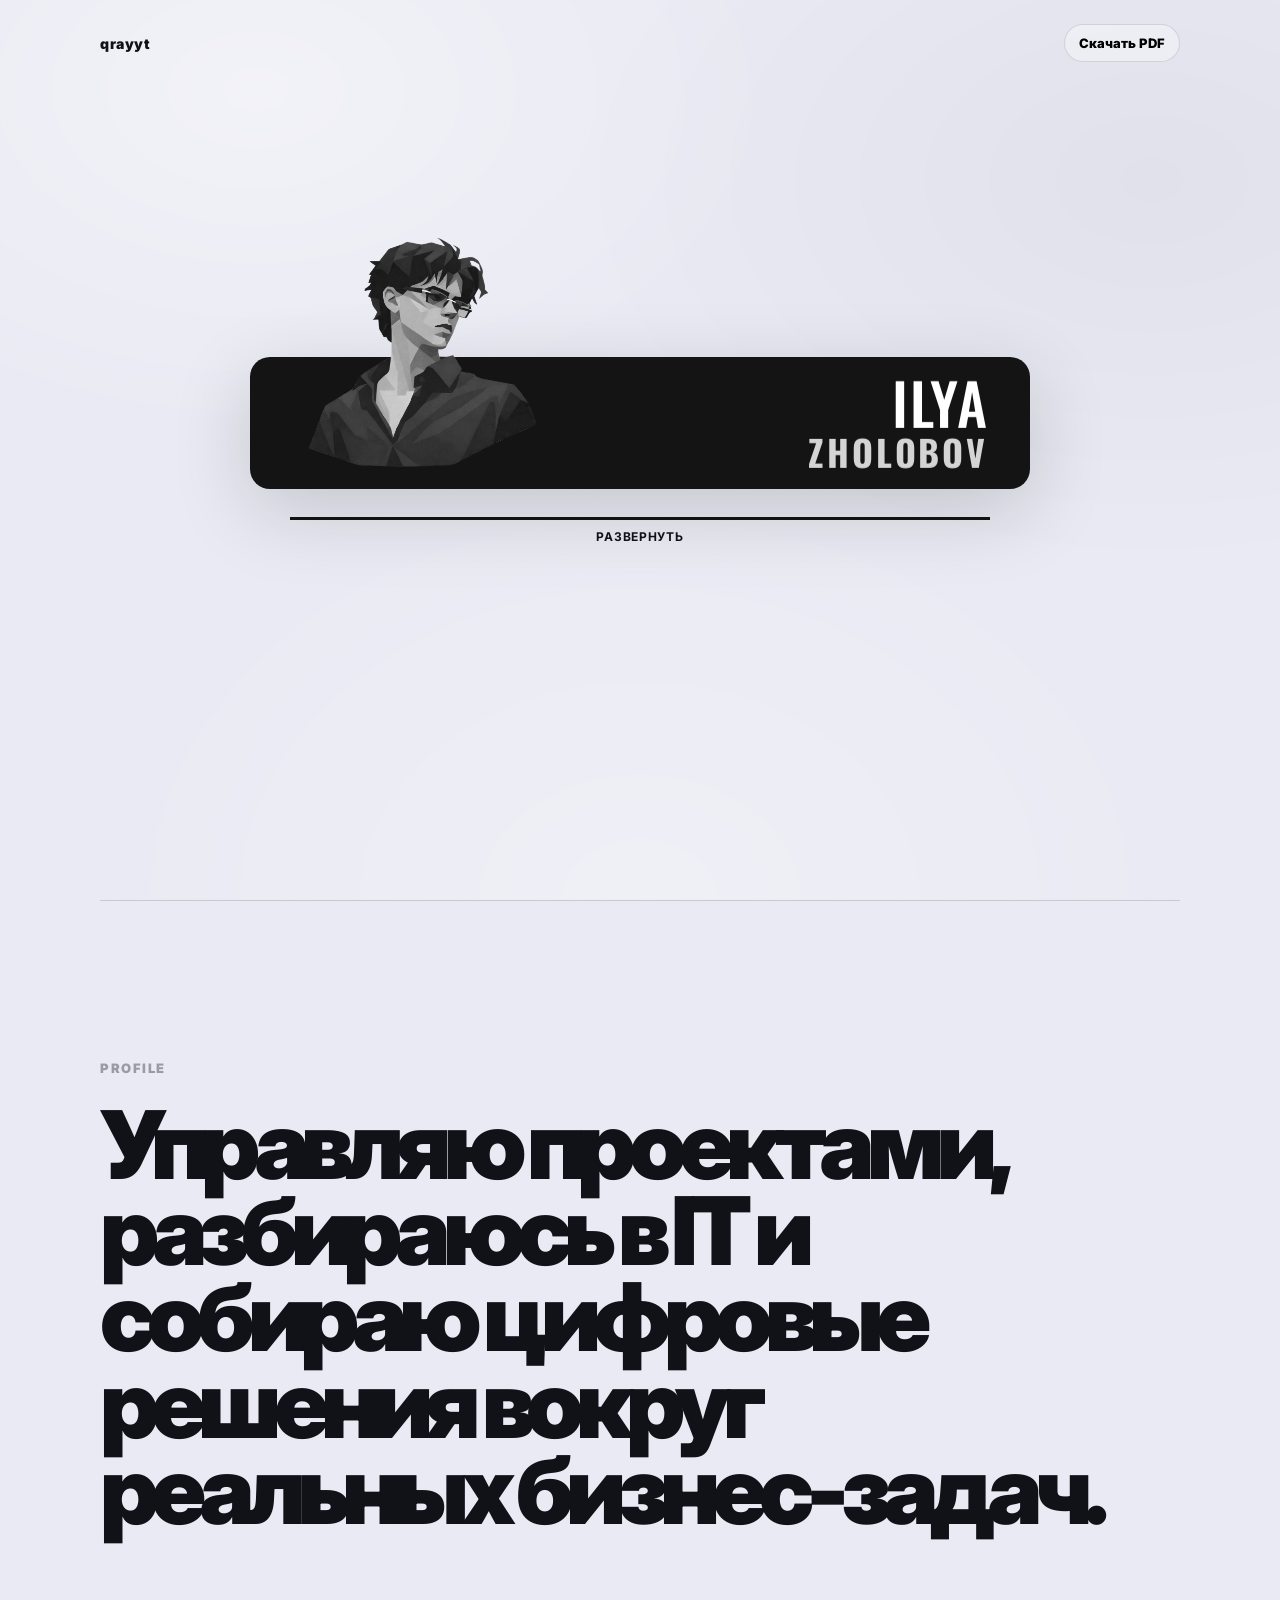
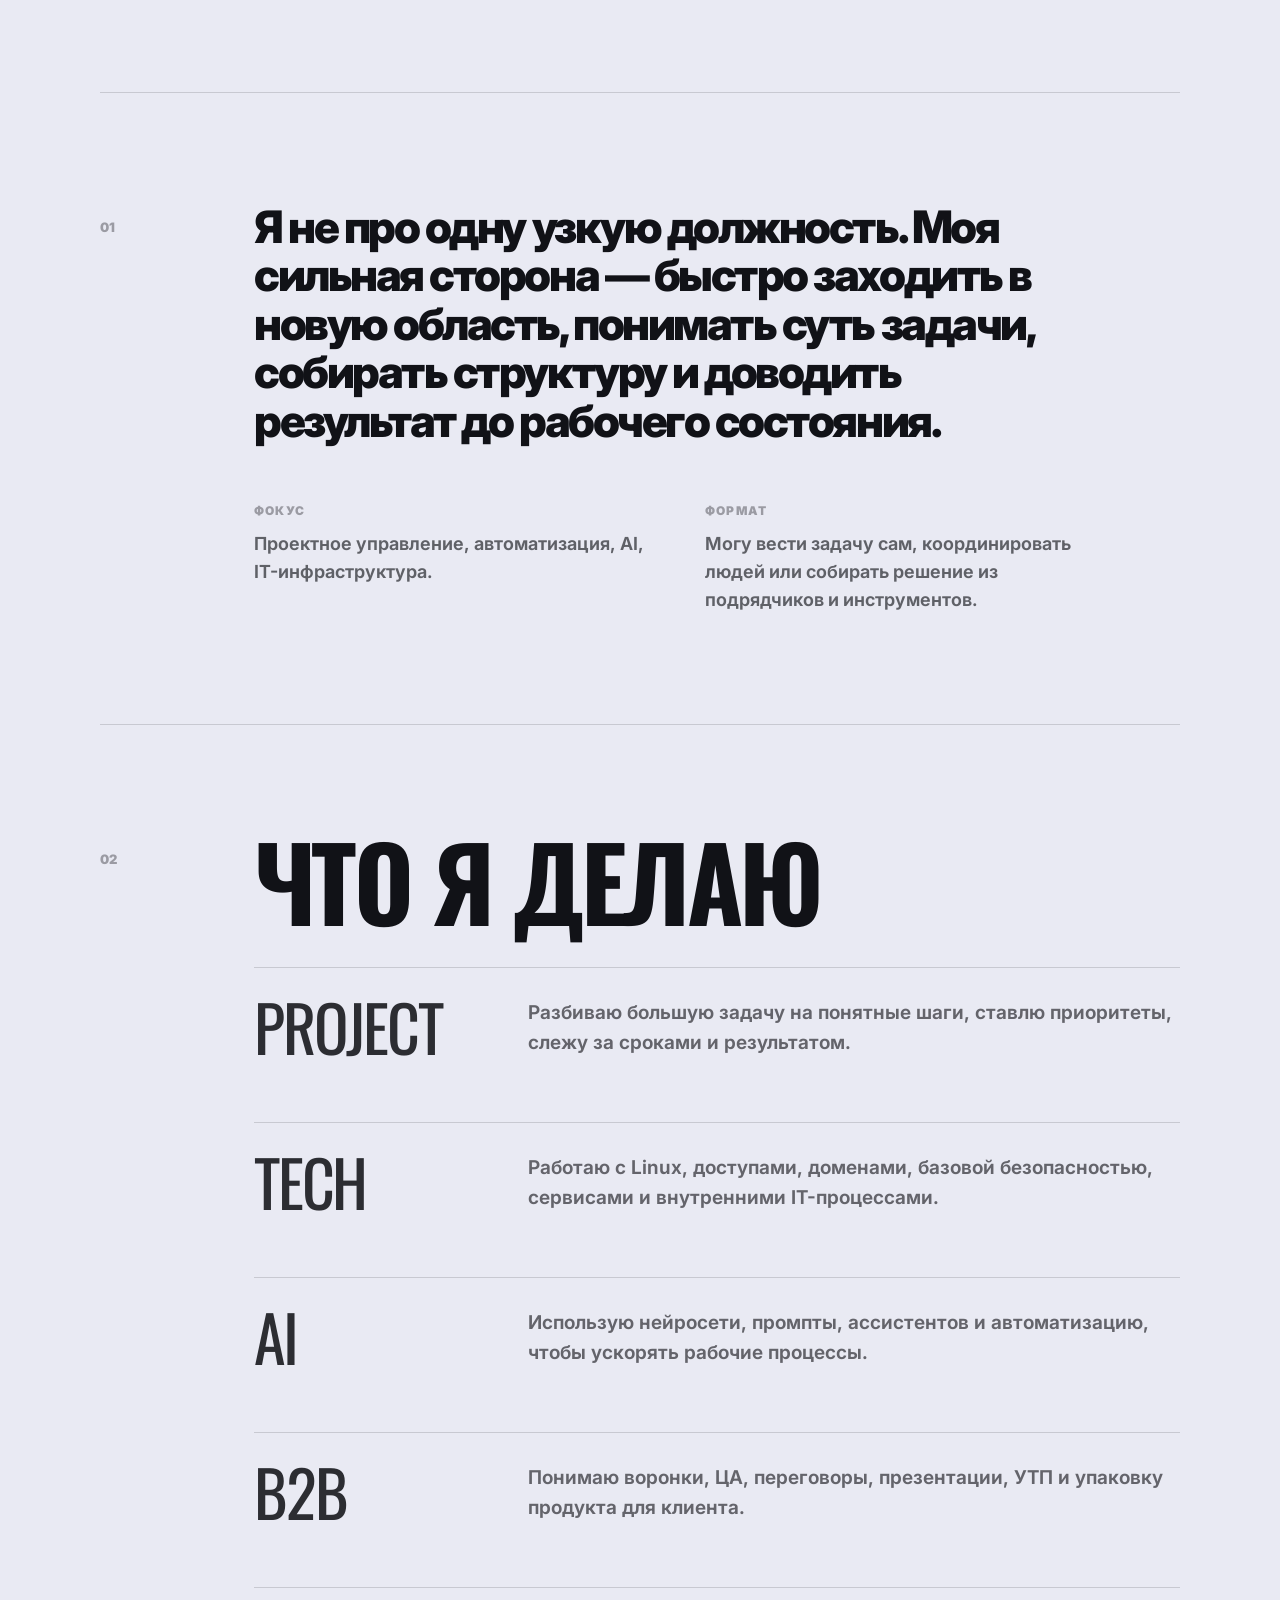
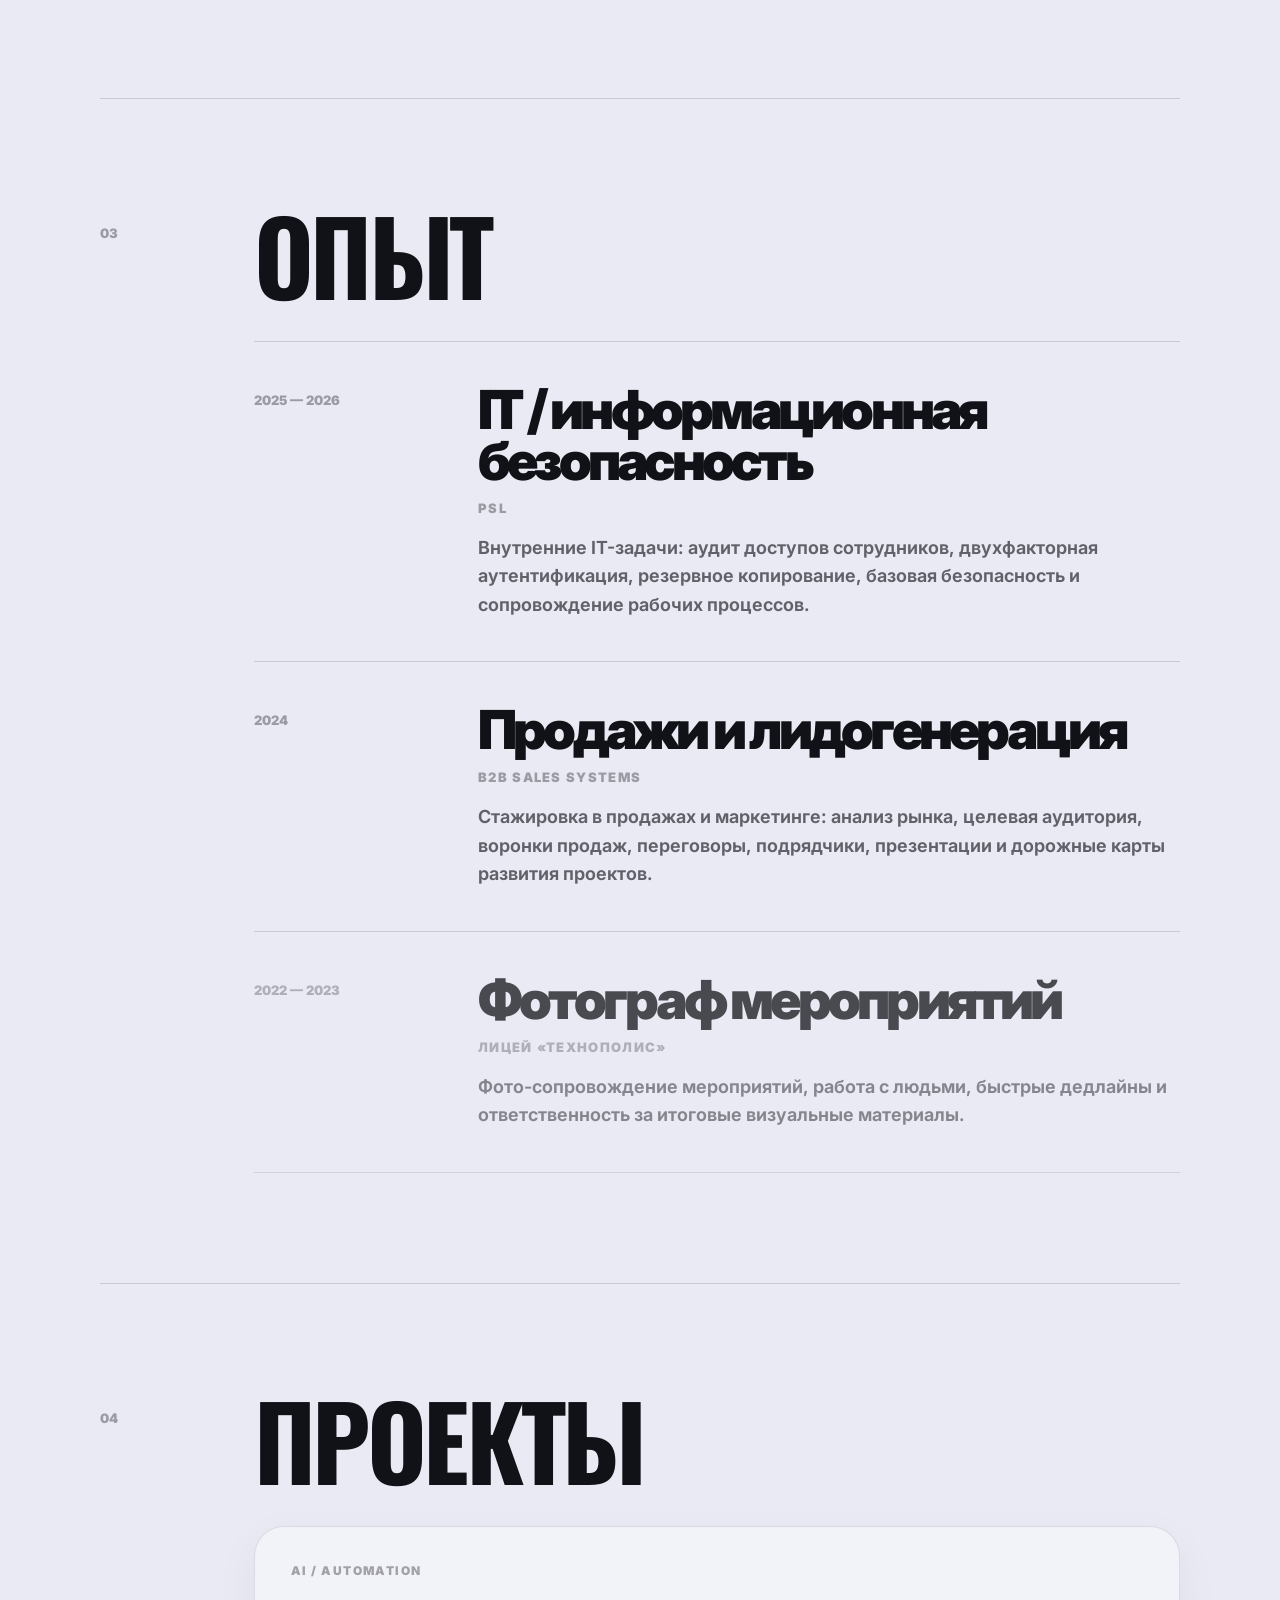
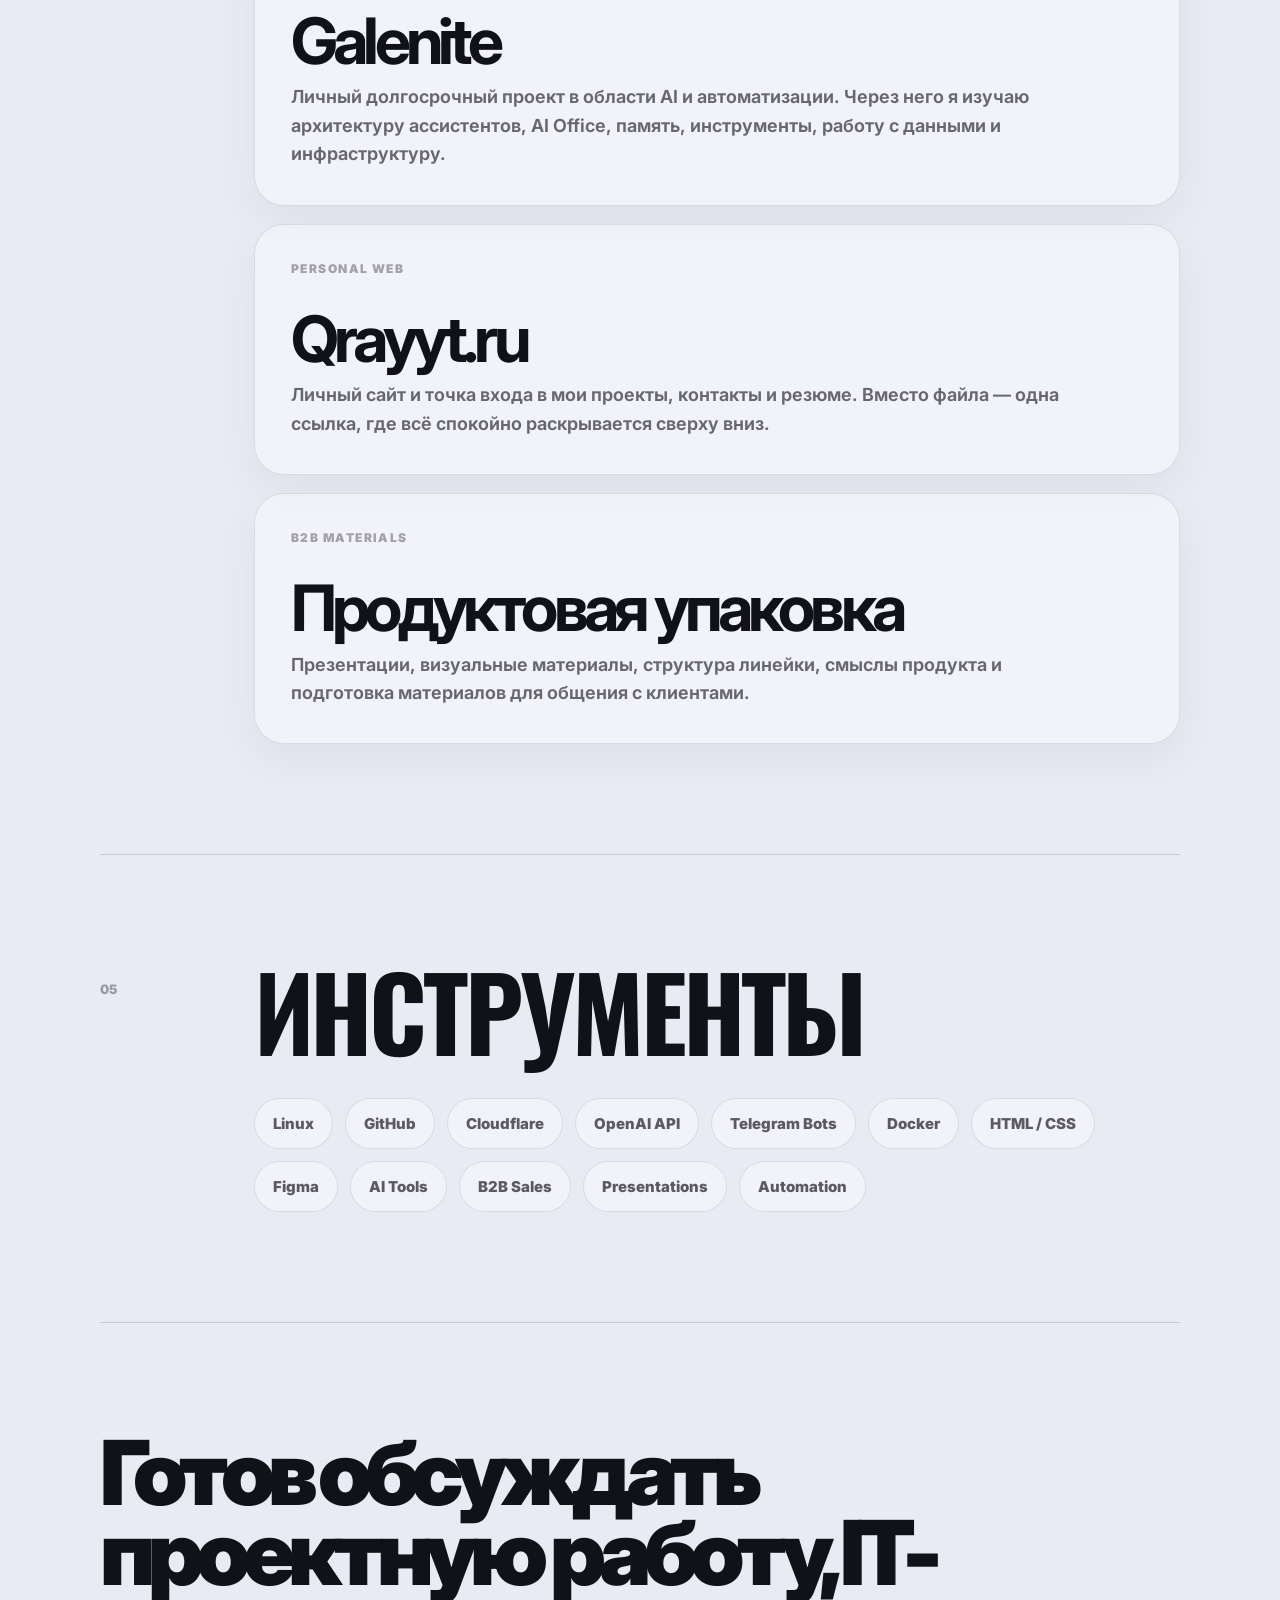
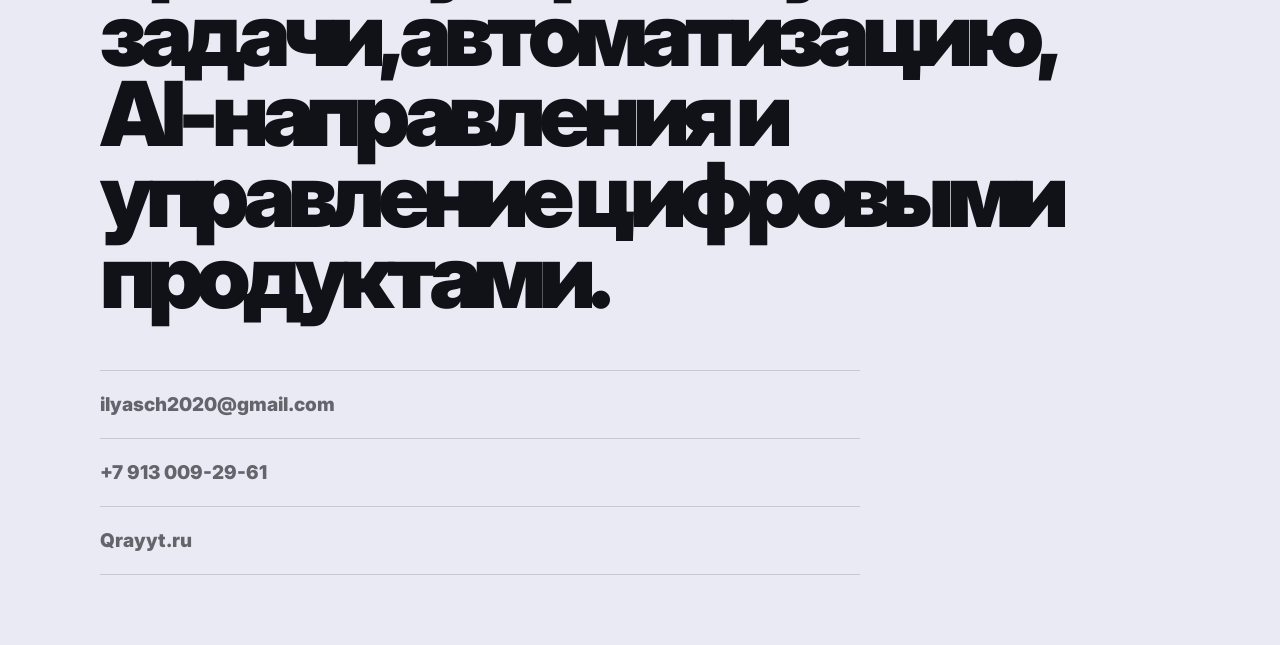
<file: resume/index.html>
<!doctype html>
<html lang="ru">
<head>
  <meta charset="utf-8" />
  <meta name="viewport" content="width=device-width,initial-scale=1" />
  <title>Илья Жолобов — резюме</title>
  <meta name="description" content="Илья Жолобов — управление проектами, IT, AI, автоматизация бизнес-процессов." />
  <meta name="theme-color" content="#e9eaf3" />

  <link rel="preconnect" href="https://fonts.googleapis.com">
  <link rel="preconnect" href="https://fonts.gstatic.com" crossorigin>
  <link href="https://fonts.googleapis.com/css2?family=Inter:wght@500;600;700;800;900&family=Oswald:wght@500;600;700&display=swap" rel="stylesheet">

  <link rel="stylesheet" href="./style.css" />
</head>

<body>
  <div class="grain" aria-hidden="true"></div>

  <main>
    <section class="hero" id="top">
      <div class="topline">
        <a href="../" class="logo">qrayyt</a>
        <button class="print-btn" type="button" data-print>Скачать PDF</button>
      </div>

      <div class="hero-center">
        <div class="id-card" data-tilt>
          <img class="hero-person" src="./assets/person.png" alt="Илья Жолобов" onerror="this.style.display='none'; document.querySelector('.person-placeholder').style.display='grid';">
          <div class="person-placeholder">
            <span>PNG</span>
            <small>assets/person.png</small>
          </div>

          <div class="name-box">
            <div class="name-small">ILYA</div>
            <div class="name-big">ZHOLOBOV</div>
          </div>
        </div>

        <a class="expand" href="#start" aria-label="Развернуть резюме">
          <span></span>
          <b>РАЗВЕРНУТЬ</b>
        </a>
      </div>
    </section>

    <section class="opening reveal" id="start">
      <div class="opening-label">profile</div>
      <h1>
        Управляю проектами, разбираюсь в IT и собираю цифровые решения вокруг реальных бизнес-задач.
      </h1>
    </section>

    <section class="flow-section reveal">
      <div class="section-marker">01</div>
      <div class="flow-content">
        <p class="lead">
          Я не про одну узкую должность. Моя сильная сторона — быстро заходить в новую область,
          понимать суть задачи, собирать структуру и доводить результат до рабочего состояния.
        </p>

        <div class="thin-grid">
          <div>
            <span>Фокус</span>
            <p>Проектное управление, автоматизация, AI, IT-инфраструктура.</p>
          </div>
          <div>
            <span>Формат</span>
            <p>Могу вести задачу сам, координировать людей или собирать решение из подрядчиков и инструментов.</p>
          </div>
        </div>
      </div>
    </section>

    <section class="flow-section reveal">
      <div class="section-marker">02</div>
      <div class="flow-content">
        <h2>Что я делаю</h2>

        <div class="role-list">
          <article>
            <div class="role-title">Project</div>
            <p>Разбиваю большую задачу на понятные шаги, ставлю приоритеты, слежу за сроками и результатом.</p>
          </article>
          <article>
            <div class="role-title">Tech</div>
            <p>Работаю с Linux, доступами, доменами, базовой безопасностью, сервисами и внутренними IT-процессами.</p>
          </article>
          <article>
            <div class="role-title">AI</div>
            <p>Использую нейросети, промпты, ассистентов и автоматизацию, чтобы ускорять рабочие процессы.</p>
          </article>
          <article>
            <div class="role-title">B2B</div>
            <p>Понимаю воронки, ЦА, переговоры, презентации, УТП и упаковку продукта для клиента.</p>
          </article>
        </div>
      </div>
    </section>

    <section class="flow-section reveal" id="experience">
      <div class="section-marker">03</div>
      <div class="flow-content">
        <h2>Опыт</h2>

        <div class="experience">
          <article>
            <div class="date">2025 — 2026</div>
            <div class="exp-main">
              <h3>IT / информационная безопасность</h3>
              <div class="place">PSL</div>
              <p>
                Внутренние IT-задачи: аудит доступов сотрудников, двухфакторная аутентификация,
                резервное копирование, базовая безопасность и сопровождение рабочих процессов.
              </p>
            </div>
          </article>

          <article>
            <div class="date">2024</div>
            <div class="exp-main">
              <h3>Продажи и лидогенерация</h3>
              <div class="place">B2B Sales Systems</div>
              <p>
                Стажировка в продажах и маркетинге: анализ рынка, целевая аудитория, воронки продаж,
                переговоры, подрядчики, презентации и дорожные карты развития проектов.
              </p>
            </div>
          </article>

          <article class="soft">
            <div class="date">2022 — 2023</div>
            <div class="exp-main">
              <h3>Фотограф мероприятий</h3>
              <div class="place">Лицей «Технополис»</div>
              <p>
                Фото-сопровождение мероприятий, работа с людьми, быстрые дедлайны и ответственность
                за итоговые визуальные материалы.
              </p>
            </div>
          </article>
        </div>
      </div>
    </section>

    <section class="flow-section reveal" id="projects">
      <div class="section-marker">04</div>
      <div class="flow-content">
        <h2>Проекты</h2>

        <div class="project-stack">
          <article>
            <span>AI / AUTOMATION</span>
            <h3>Galenite</h3>
            <p>
              Личный долгосрочный проект в области AI и автоматизации. Через него я изучаю архитектуру
              ассистентов, AI Office, память, инструменты, работу с данными и инфраструктуру.
            </p>
          </article>

          <article>
            <span>PERSONAL WEB</span>
            <h3>Qrayyt.ru</h3>
            <p>
              Личный сайт и точка входа в мои проекты, контакты и резюме. Вместо файла — одна ссылка,
              где всё спокойно раскрывается сверху вниз.
            </p>
          </article>

          <article>
            <span>B2B MATERIALS</span>
            <h3>Продуктовая упаковка</h3>
            <p>
              Презентации, визуальные материалы, структура линейки, смыслы продукта и подготовка материалов
              для общения с клиентами.
            </p>
          </article>
        </div>
      </div>
    </section>

    <section class="flow-section reveal">
      <div class="section-marker">05</div>
      <div class="flow-content">
        <h2>Инструменты</h2>

        <div class="tool-line">
          <span>Linux</span>
          <span>GitHub</span>
          <span>Cloudflare</span>
          <span>OpenAI API</span>
          <span>Telegram Bots</span>
          <span>Docker</span>
          <span>HTML / CSS</span>
          <span>Figma</span>
          <span>AI Tools</span>
          <span>B2B Sales</span>
          <span>Presentations</span>
          <span>Automation</span>
        </div>
      </div>
    </section>

    <section class="contact reveal">
      <p>
        Готов обсуждать проектную работу, IT-задачи, автоматизацию, AI-направления и управление цифровыми продуктами.
      </p>

      <div class="contact-list">
        <a href="mailto:ilyasch2020@gmail.com">ilyasch2020@gmail.com</a>
        <a href="tel:+79130092961">+7 913 009-29-61</a>
        <a href="../">Qrayyt.ru</a>
      </div>
    </section>
  </main>

  <script src="./script.js"></script>
</body>
</html>
</file>
<file: resume/style.css>
:root{
  --bg:#e9eaf3;
  --black:#141414;
  --text:#111217;
  --muted:rgba(17,18,23,.58);
  --fade:rgba(17,18,23,.36);
  --line:rgba(17,18,23,.15);
  --soft:rgba(255,255,255,.42);
  --soft-2:rgba(255,255,255,.68);
  --shadow:0 24px 70px rgba(0,0,0,.10);
  --ease:cubic-bezier(.2,.8,.2,1);
}

*{box-sizing:border-box}
html{scroll-behavior:smooth}
body{
  margin:0;
  background:var(--bg);
  color:var(--text);
  font-family:Inter,system-ui,-apple-system,Segoe UI,Roboto,Arial,sans-serif;
  -webkit-font-smoothing:antialiased;
  overflow-x:hidden;
}
a{color:inherit;text-decoration:none}
button{font:inherit}
::selection{background:rgba(20,20,20,.12)}

.grain{
  position:fixed;
  inset:0;
  z-index:-1;
  pointer-events:none;
  background:
    radial-gradient(900px 600px at 20% 10%, rgba(255,255,255,.42), transparent 60%),
    radial-gradient(900px 600px at 90% 20%, rgba(0,0,0,.035), transparent 65%),
    radial-gradient(900px 700px at 50% 100%, rgba(255,255,255,.30), transparent 64%);
}

main{
  width:min(1080px, calc(100% - 40px));
  margin:0 auto;
}

/* FIRST BLOCK — keep */
.hero{
  min-height:100svh;
  display:flex;
  flex-direction:column;
  justify-content:center;
  position:relative;
  padding:28px 0;
}

.topline{
  position:absolute;
  top:24px;
  left:0;
  right:0;
  display:flex;
  align-items:center;
  justify-content:space-between;
  gap:16px;
}

.logo{
  font-size:14px;
  font-weight:900;
  letter-spacing:.04em;
}

.print-btn{
  border:1px solid rgba(20,20,20,.13);
  background:rgba(255,255,255,.38);
  border-radius:999px;
  padding:10px 14px;
  font-size:13px;
  font-weight:850;
  cursor:pointer;
  transition:transform .2s var(--ease), background .2s var(--ease);
}
.print-btn:hover{
  transform:translateY(-1px);
  background:rgba(255,255,255,.72);
}

.hero-center{
  display:grid;
  justify-items:center;
}

.id-card{
  width:min(780px, 92vw);
  height:132px;
  position:relative;
  border-radius:20px;
  background:var(--black);
  box-shadow:0 22px 80px rgba(0,0,0,.16);
  transform-style:preserve-3d;
  transition:transform .22s var(--ease);
}

.hero-person{
  position:absolute;
  left:36px;
  bottom:0;
  width:min(350px, 44vw);
  max-height:260px;
  object-fit:contain;
  object-position:bottom left;
  filter:grayscale(1) contrast(1.08);
  transform:translateY(-1px);
  transform-origin:bottom left;
  pointer-events:none;
}

.person-placeholder{
  position:absolute;
  left:36px;
  bottom:0;
  width:260px;
  height:230px;
  display:none;
  place-items:center;
  text-align:center;
  color:rgba(255,255,255,.42);
  font-weight:900;
  letter-spacing:.12em;
}
.person-placeholder small{
  display:block;
  margin-top:8px;
  font-size:11px;
  line-height:1.35;
  letter-spacing:0;
}

.name-box{
  position:absolute;
  right:42px;
  top:50%;
  transform:translateY(-50%);
  color:#fff;
  text-align:right;
  line-height:.86;
}

.name-small{
  font-family:Oswald,Inter,sans-serif;
  font-size:clamp(32px, 4.5vw, 58px);
  font-weight:500;
  letter-spacing:.02em;
}

.name-big{
  margin-top:10px;
  font-family:Oswald,Inter,sans-serif;
  font-size:clamp(18px, 2.8vw, 36px);
  font-weight:700;
  letter-spacing:.08em;
  opacity:.82;
}

.expand{
  width:min(700px, 82vw);
  margin-top:28px;
  display:grid;
  justify-items:center;
  gap:9px;
  color:var(--text);
}

.expand span{
  width:100%;
  height:3px;
  background:var(--black);
  transform-origin:center;
  animation:linePulse 2.8s ease-in-out infinite;
}

.expand b{
  font-size:12px;
  font-weight:700;
  letter-spacing:.06em;
}

@keyframes linePulse{
  0%,100%{transform:scaleX(1);opacity:1}
  50%{transform:scaleX(.72);opacity:.42}
}

/* STORY */
.opening{
  min-height:88vh;
  display:flex;
  flex-direction:column;
  justify-content:center;
  border-top:1px solid var(--line);
}

.opening-label{
  margin-bottom:26px;
  font-size:13px;
  font-weight:900;
  letter-spacing:.12em;
  text-transform:uppercase;
  color:var(--fade);
}

.opening h1{
  margin:0;
  max-width:1040px;
  font-size:clamp(42px, 7.4vw, 102px);
  line-height:.91;
  letter-spacing:-.082em;
  font-weight:900;
}

.flow-section{
  padding:110px 0;
  border-top:1px solid var(--line);
  display:grid;
  grid-template-columns:120px 1fr;
  gap:34px;
}

.section-marker{
  font-size:13px;
  font-weight:900;
  color:var(--fade);
  padding-top:16px;
  position:sticky;
  top:30px;
  height:max-content;
}

.flow-content{
  min-width:0;
}

.flow-content h2{
  margin:0 0 42px;
  font-family:Oswald,Inter,sans-serif;
  font-size:clamp(54px, 8vw, 116px);
  line-height:.88;
  letter-spacing:-.035em;
  text-transform:uppercase;
  font-weight:700;
}

.lead{
  margin:0;
  max-width:820px;
  font-size:clamp(24px, 3.5vw, 46px);
  line-height:1.08;
  letter-spacing:-.055em;
  font-weight:850;
}

.thin-grid{
  margin-top:58px;
  display:grid;
  grid-template-columns:repeat(2,minmax(0,1fr));
  gap:42px;
  max-width:860px;
}

.thin-grid span{
  display:block;
  margin-bottom:12px;
  font-size:12px;
  font-weight:900;
  letter-spacing:.10em;
  text-transform:uppercase;
  color:var(--fade);
}

.thin-grid p{
  margin:0;
  color:rgba(17,18,23,.64);
  font-size:18px;
  line-height:1.55;
  font-weight:650;
}

/* ROLES */
.role-list{
  display:grid;
  gap:0;
  border-top:1px solid var(--line);
}

.role-list article{
  min-height:155px;
  padding:30px 0;
  border-bottom:1px solid var(--line);
  display:grid;
  grid-template-columns:240px 1fr;
  gap:34px;
  align-items:start;
}

.role-title{
  font-family:Oswald,Inter,sans-serif;
  font-size:clamp(36px, 5vw, 72px);
  line-height:.9;
  text-transform:uppercase;
  letter-spacing:-.035em;
  color:rgba(17,18,23,.88);
}

.role-list p{
  margin:0;
  max-width:680px;
  font-size:19px;
  line-height:1.58;
  font-weight:650;
  color:rgba(17,18,23,.62);
}

/* EXPERIENCE */
.experience{
  border-top:1px solid var(--line);
}

.experience article{
  padding:42px 0;
  border-bottom:1px solid var(--line);
  display:grid;
  grid-template-columns:190px 1fr;
  gap:34px;
}

.date{
  padding-top:8px;
  font-size:13px;
  font-weight:900;
  color:var(--fade);
}

.exp-main h3{
  margin:0;
  max-width:840px;
  font-size:clamp(30px, 4.2vw, 58px);
  line-height:.95;
  letter-spacing:-.07em;
  font-weight:900;
}

.place{
  margin:14px 0 18px;
  font-size:13px;
  font-weight:900;
  letter-spacing:.10em;
  text-transform:uppercase;
  color:var(--fade);
}

.exp-main p{
  margin:0;
  max-width:760px;
  color:rgba(17,18,23,.63);
  font-size:18px;
  line-height:1.58;
  font-weight:650;
}

.soft{
  opacity:.74;
}

/* PROJECTS */
.project-stack{
  display:grid;
  gap:18px;
}

.project-stack article{
  padding:36px;
  border-radius:30px;
  background:var(--soft);
  border:1px solid rgba(17,18,23,.10);
  box-shadow:0 14px 44px rgba(0,0,0,.052);
  transition:transform .22s var(--ease), background .22s var(--ease), box-shadow .22s var(--ease);
}

.project-stack article:hover{
  transform:translateY(-4px);
  background:var(--soft-2);
  box-shadow:var(--shadow);
}

.project-stack span{
  display:block;
  margin-bottom:34px;
  font-size:12px;
  font-weight:900;
  letter-spacing:.12em;
  color:var(--fade);
}

.project-stack h3{
  margin:0 0 14px;
  font-size:clamp(36px, 5vw, 72px);
  line-height:.9;
  letter-spacing:-.075em;
}

.project-stack p{
  margin:0;
  max-width:770px;
  color:rgba(17,18,23,.62);
  font-size:18px;
  line-height:1.58;
  font-weight:650;
}

.tool-line{
  display:flex;
  flex-wrap:wrap;
  gap:12px;
  max-width:900px;
}

.tool-line span{
  padding:15px 18px;
  border:1px solid rgba(17,18,23,.10);
  background:rgba(255,255,255,.42);
  border-radius:999px;
  font-size:15px;
  font-weight:850;
  color:rgba(17,18,23,.68);
  transition:transform .2s var(--ease), background .2s var(--ease);
}

.tool-line span:hover{
  transform:translateY(-2px);
  background:rgba(255,255,255,.72);
}

.contact{
  min-height:88vh;
  display:flex;
  flex-direction:column;
  justify-content:center;
  border-top:1px solid var(--line);
  padding:110px 0 70px;
}

.contact p{
  margin:0;
  max-width:980px;
  font-size:clamp(40px, 7vw, 96px);
  line-height:.9;
  letter-spacing:-.082em;
  font-weight:900;
}

.contact-list{
  margin-top:54px;
  display:grid;
  gap:0;
  border-top:1px solid var(--line);
  max-width:760px;
}

.contact-list a{
  padding:22px 0;
  border-bottom:1px solid var(--line);
  font-size:19px;
  font-weight:850;
  color:rgba(17,18,23,.62);
  transition:transform .2s var(--ease), color .2s var(--ease);
}

.contact-list a:hover{
  transform:translateX(8px);
  color:var(--text);
}

.reveal{
  opacity:0;
  transform:translateY(18px);
  transition:opacity .58s var(--ease), transform .58s var(--ease);
}

.reveal.in{
  opacity:1;
  transform:translateY(0);
}

@media (max-width: 840px){
  main{width:min(100% - 30px,1080px)}
  .id-card{height:112px}
  .hero-person{left:16px;width:min(280px,50vw)}
  .name-box{right:22px}
  .opening{min-height:78vh}
  .flow-section{grid-template-columns:1fr;gap:18px;padding:86px 0}
  .section-marker{position:static;padding-top:0}
  .thin-grid{grid-template-columns:1fr;gap:28px}
  .role-list article{grid-template-columns:1fr;gap:18px}
  .experience article{grid-template-columns:1fr;gap:12px}
}

@media (max-width: 560px){
  main{width:min(100% - 24px,1080px)}
  .topline{top:16px}
  .hero-center{transform:translateY(16px)}
  .id-card{width:100%;height:96px;border-radius:17px}
  .hero-person{left:6px;width:54vw;max-height:190px}
  .person-placeholder{left:10px;width:170px;height:170px}
  .name-box{right:18px}
  .name-small{font-size:34px}
  .name-big{font-size:18px}
  .expand{width:88%;margin-top:22px}
  .opening h1{font-size:42px}
  .flow-content h2{font-size:54px}
  .lead{font-size:26px}
  .role-title{font-size:40px}
  .role-list p,.exp-main p,.project-stack p,.thin-grid p{font-size:16px}
  .project-stack article{padding:24px;border-radius:24px}
  .contact p{font-size:42px}
}

@media print{
  body{background:#fff}
  .grain,.topline,.expand{display:none}
  main{width:100%}
  .hero{min-height:auto;padding:0 0 36px}
  .opening,.contact{min-height:auto}
  .flow-section,.contact{padding:34px 0}
  .reveal{opacity:1;transform:none}
  .id-card,.project-stack article{box-shadow:none;background:#fff}
}
</file>
